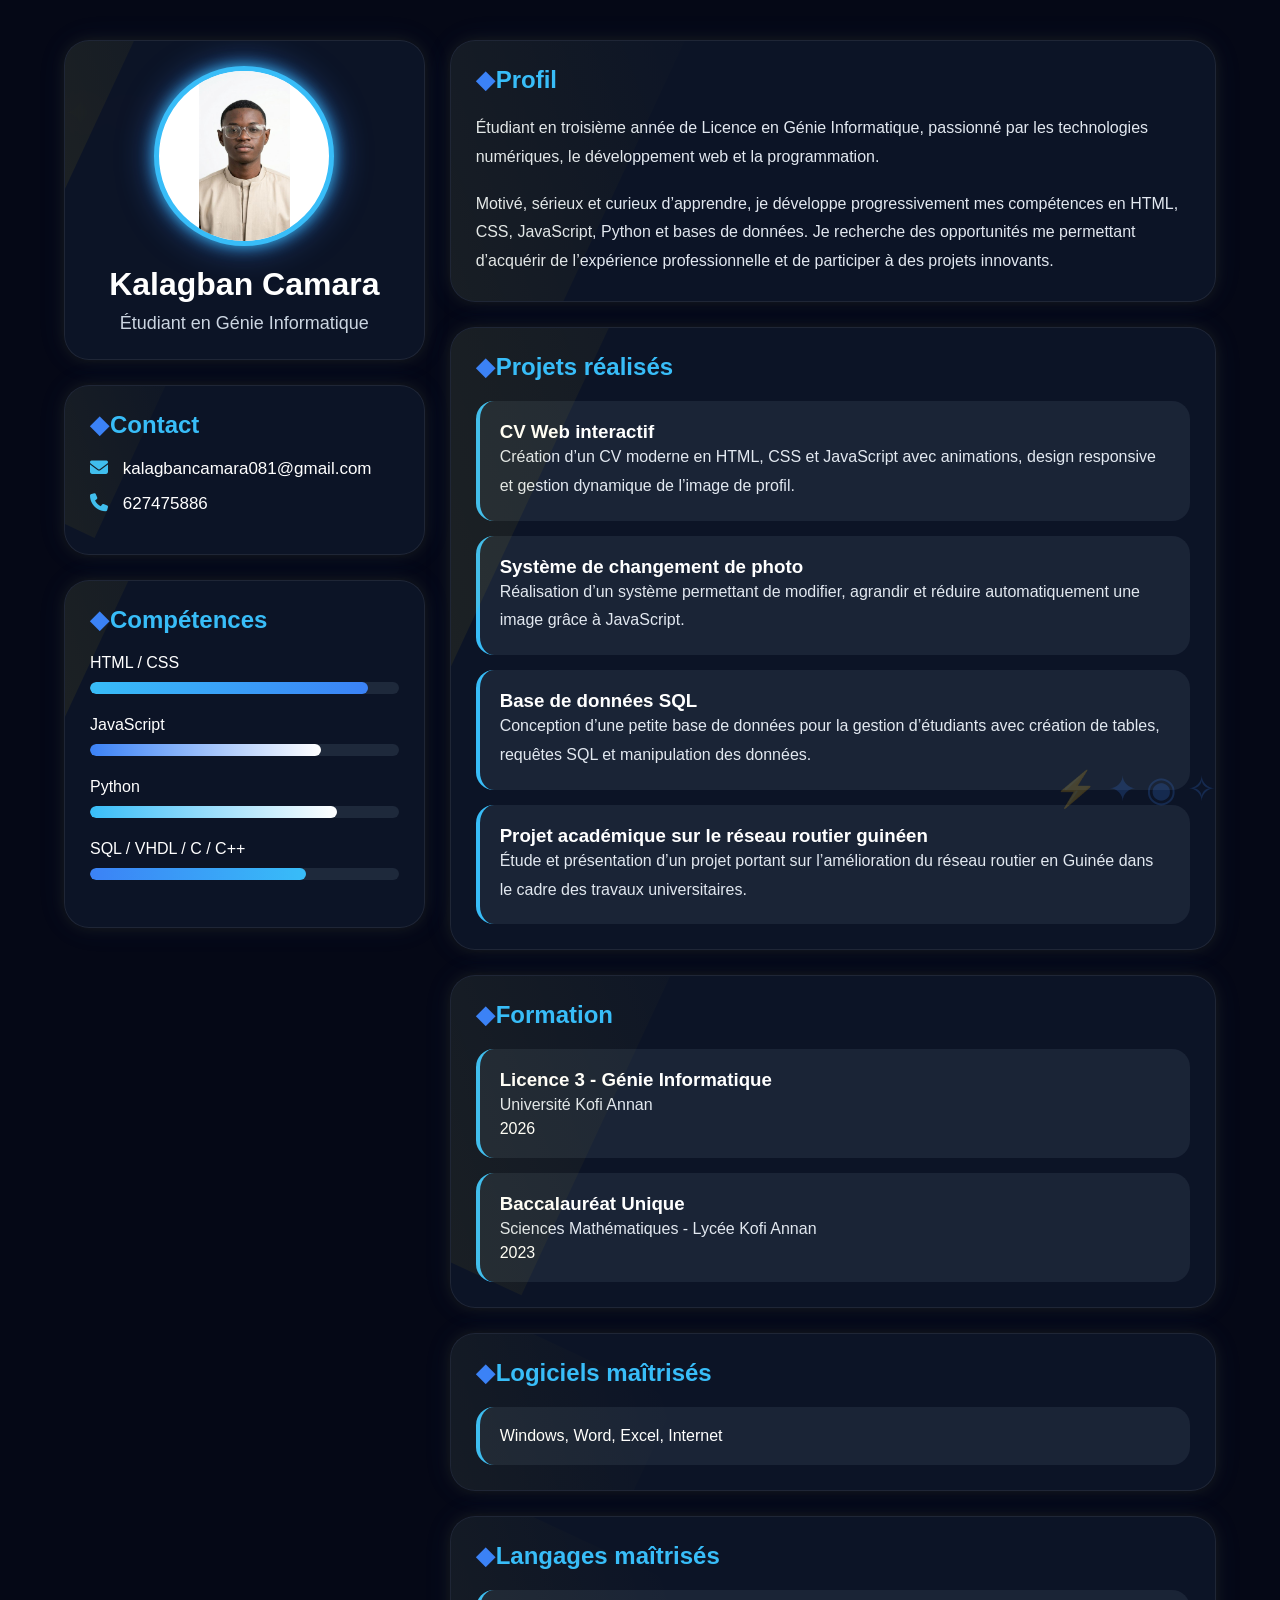
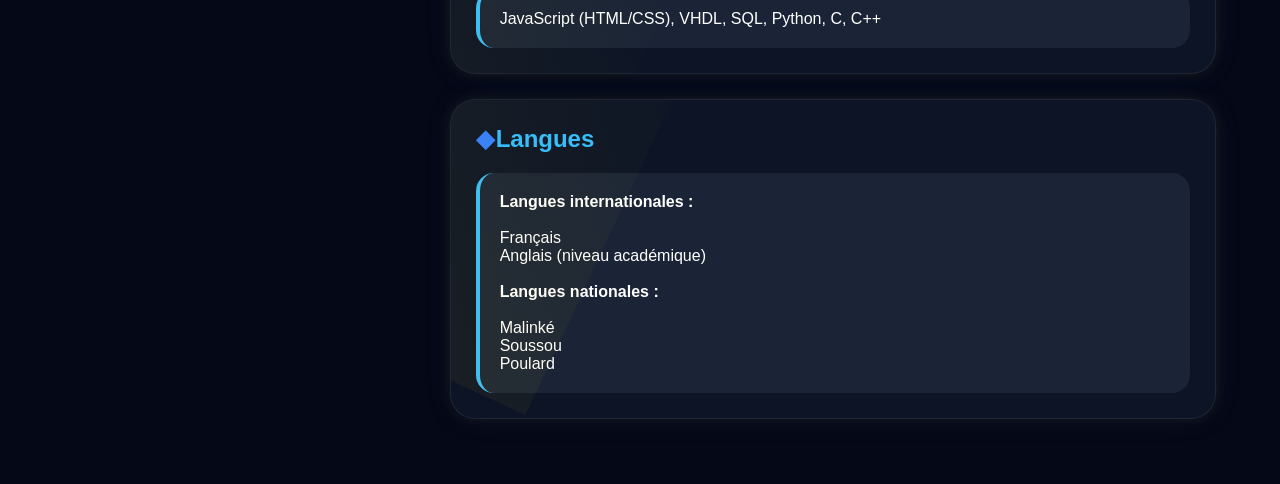
<file: index.html>
<!DOCTYPE html>
<html lang="fr">

<head>
    <meta charset="UTF-8">
    <meta name="viewport" content="width=device-width, initial-scale=1.0">
    <title>CV - Kalagban Camara</title>

    <link rel="stylesheet" href="style.css">

    <!-- Font Awesome -->
    <link rel="stylesheet"
        href="https://cdnjs.cloudflare.com/ajax/libs/font-awesome/6.5.1/css/all.min.css">
</head>

<body>

    <!-- Background animé -->
    <div class="background"></div>

    <div class="container">

        <!-- LEFT -->
        <div class="left-side">

            <div class="profile-card">

                <img src="photo.jpeg" alt="Photo de profil">

                <h1>Kalagban Camara</h1>

                <p class="job">
                    Étudiant en Génie Informatique
                </p>

            </div>

            <!-- CONTACT -->
            <div class="card">

                <h2>Contact</h2>

                <p>
                    <i class="fa-solid fa-envelope"></i>
                    kalagbancamara081@gmail.com
                </p>

                <p>
                    <i class="fa-solid fa-phone"></i>
                    627475886
                </p>

            </div>

            <!-- COMPÉTENCES -->
            <div class="card">

                <h2>Compétences</h2>

                <div class="skill">
                    <span>HTML / CSS</span>

                    <div class="bar">
                        <div class="progress html"></div>
                    </div>
                </div>

                <div class="skill">
                    <span>JavaScript</span>

                    <div class="bar">
                        <div class="progress js"></div>
                    </div>
                </div>

                <div class="skill">
                    <span>Python</span>

                    <div class="bar">
                        <div class="progress python"></div>
                    </div>
                </div>

                <div class="skill">
                    <span>SQL / VHDL / C / C++</span>

                    <div class="bar">
                        <div class="progress sql"></div>
                    </div>
                </div>

            </div>

        </div>

        <!-- RIGHT -->
        <div class="right-side">

            <!-- PROFIL -->
            <section class="section fade">

                <h2>Profil</h2>

                <p>
                 Étudiant en troisième année de Licence en Génie Informatique,
                 passionné par les technologies numériques, le développement web
                 et la programmation.
                </p>

                <br>

                <p>
                 Motivé, sérieux et curieux d’apprendre, je développe progressivement
                 mes compétences en HTML, CSS, JavaScript, Python et bases de données.
                 Je recherche des opportunités me permettant d’acquérir de l’expérience
                 professionnelle et de participer à des projets innovants.
                </p>

            </section>
            <!-- PROJETS -->
            <section class="section fade">

    <h2>Projets réalisés</h2>

    <div class="box">

        <h3>CV Web interactif</h3>

        <p>
            Création d’un CV moderne en HTML, CSS et JavaScript
            avec animations, design responsive et gestion dynamique
            de l’image de profil.
        </p>

     </div>


    <div class="box">

        <h3>Système de changement de photo</h3>

        <p>
            Réalisation d’un système permettant de modifier,
            agrandir et réduire automatiquement une image
            grâce à JavaScript.
        </p>

    </div>

    <div class="box">

        <h3>Base de données SQL</h3>

             <p>
             Conception d’une petite base de données pour la gestion
             d’étudiants avec création de tables, requêtes SQL
             et manipulation des données.
             </p>

           </div>

           <div class="box">

        <h3>Projet académique sur le réseau routier guinéen</h3>

             <p>
             Étude et présentation d’un projet portant sur
             l’amélioration du réseau routier en Guinée
             dans le cadre des travaux universitaires.
             </p>

           </div>

             </section>

            <!-- FORMATION -->
            <section class="section fade">

                <h2>Formation</h2>

                <div class="box">

                    <h3>Licence 3 - Génie Informatique</h3>

                    <p>Université Kofi Annan</p>

                    <span>2026</span>

                </div>

                <div class="box">

                    <h3>Baccalauréat Unique</h3>

                    <p>Sciences Mathématiques - Lycée Kofi Annan</p>

                    <span>2023</span>

                </div>

            </section>

            <!-- LOGICIELS -->
            <section class="section fade">

                <h2>Logiciels maîtrisés</h2>

                <div class="box">
                    Windows, Word, Excel, Internet
                </div>

            </section>

            <!-- LANGAGES -->
            <section class="section fade">

                <h2>Langages maîtrisés</h2>

                <div class="box">
                    JavaScript (HTML/CSS), VHDL, SQL,
                    Python, C, C++
                </div>

            </section>

            <!-- LANGUES -->
            <section class="section fade">

                <h2>Langues</h2>

                <div class="box">

                    <strong>Langues internationales :</strong>

                    <br><br>

                    Français <br>
                    Anglais (niveau académique)

                    <br><br>

                    <strong>Langues nationales :</strong>

                    <br><br>

                    Malinké <br>
                    Soussou <br>
                    Poulard

                </div>

            </section>

        </div>

    </div>

    <script src="script.js"></script>

</body>

</html>
</file>
<file: style.css>
*{
    margin:0;
    padding:0;
    box-sizing:border-box;
    font-family:Arial, sans-serif;
}

body{
    background:#050816;
    color:white;
    overflow-x:hidden;
    position:relative;
}

/* PARTICULES ANIMÉES */

body::before{
    content:"✦ ✧ ◆ ◇ ✦";
    position:fixed;
    top:10%;
    left:5%;
    font-size:40px;
    color:rgba(255,215,0,0.15);
    animation:float 8s infinite linear;
}

body::after{
    content:"⚡ ✦ ◉ ✧";
    position:fixed;
    bottom:10%;
    right:5%;
    font-size:35px;
    color:rgba(59,130,246,0.2);
    animation:float2 10s infinite linear;
}

@keyframes float{
    0%{
        transform:translateY(0px) rotate(0deg);
    }
    50%{
        transform:translateY(-20px) rotate(10deg);
    }
    100%{
        transform:translateY(0px) rotate(0deg);
    }
}

@keyframes float2{
    0%{
        transform:translateY(0px);
    }
    50%{
        transform:translateY(20px);
    }
    100%{
        transform:translateY(0px);
    }
}

/* CONTAINER */

.container{
    width:90%;
    max-width:1300px;
    margin:40px auto;
    display:flex;
    gap:25px;
}

/* LEFT */

.left-side{
    width:32%;
}

/* RIGHT */

.right-side{
    width:68%;
}

/* CARTES */

.card,
.profile-card,
.section{
    background:rgba(15,23,42,0.85);
    border:1px solid rgba(255,255,255,0.08);
    padding:25px;
    border-radius:25px;
    margin-bottom:25px;
    backdrop-filter:blur(12px);
    box-shadow:
        0 0 15px rgba(255,215,0,0.08),
        0 0 30px rgba(59,130,246,0.08);
    transition:0.4s;
    position:relative;
    overflow:hidden;
}

/* EFFET LUMIÈRE */

.card::before,
.profile-card::before,
.section::before{
    content:"";
    position:absolute;
    width:150%;
    height:150%;
    background:linear-gradient(
        45deg,
        transparent,
        rgba(255,215,0,0.08),
        transparent
    );
    top:-120%;
    left:-120%;
    transform:rotate(25deg);
    transition:0.7s;
}

.card:hover::before,
.profile-card:hover::before,
.section:hover::before{
    top:100%;
    left:100%;
}

.card:hover,
.profile-card:hover,
.section:hover{
    transform:translateY(-8px) scale(1.01);
    box-shadow:
        0 0 20px rgba(255,215,0,0.2),
        0 0 35px rgba(59,130,246,0.2);
}

/* PHOTO */

.profile-card{
    text-align:center;
}

.profile-card img{
    width:180px;
    height:180px;
    border-radius:50%;
    object-fit:contain;
    background-color: white;
    border:5px solid #38bdf8;
    display:block;
    margin:0 auto 20px auto;

    box-shadow:
        0 0 15px #38bdf8,
        0 0 35px rgba(59,130,246,0.6);

    animation:pulse 3s infinite;
}

@keyframes pulse{
    0%{
        transform:scale(1);
    }
    50%{
        transform:scale(1.05);
    }
    100%{
        transform:scale(1);
    }
}

/* TITRES */

h1{
    font-size:32px;
    margin-bottom:10px;
    color:white;
}

h2{
    color:#38bdf8;
    margin-bottom:20px;
    font-size:24px;
    position:relative;
    padding-left:20px;
}

/* SYMBOLE DEV */

h2::before{
    content:"◆";
    position:absolute;
    left:0;
    color:#3b82f6;
}

/* JOB */

.job{
    color:#cbd5e1;
    font-size:18px;
}

/* CONTACT */

.card p{
    margin:15px 0;
    font-size:17px;
}

.card i{
    color:#38bdf8;
    margin-right:10px;
    font-size:18px;
}

/* SKILLS */

.skill{margin-bottom:22px;

}

.bar{

    width:100%;

    height:12px;

    background:#1e293b;

    border-radius:20px;

    overflow:hidden;

    margin-top:10px;

}

.progress{

    height:100%;

    border-radius:20px;

    position:relative;

    animation:move 2s;

}

@keyframes move{

    from{

        width:0;

    }

}

/* COULEURS */

.html{

    width:90%;

    background:linear-gradient(to right,#38bdf8,#3b82f6);

}

.js{

    width:75%;

    background:linear-gradient(to right,#3b82f6,white);

}

.python{

    width:80%;

    background:linear-gradient(to right,#38bdf8,white);

}

.sql{

    width:70%;

    background:linear-gradient(to right,#3b82f6,#38bdf8);

}

/* BOX */

.box{

    background:rgba(30,41,59,0.8);

    padding:20px;

    border-radius:18px;

    margin-top:15px;

    border-left:4px solid #38bdf8;

    transition:0.4s;

}

.box:hover{

    transform:translateX(8px);

}

/* TEXT */

.section p{

    line-height:1.8;

    color:#e2e8f0;

}

/* RESPONSIVE */

@media(max-width:900px){

    .container{

        flex-direction:column;

    }

    .left-side,

    .right-side{

        width:100%;
}
}
</file>
